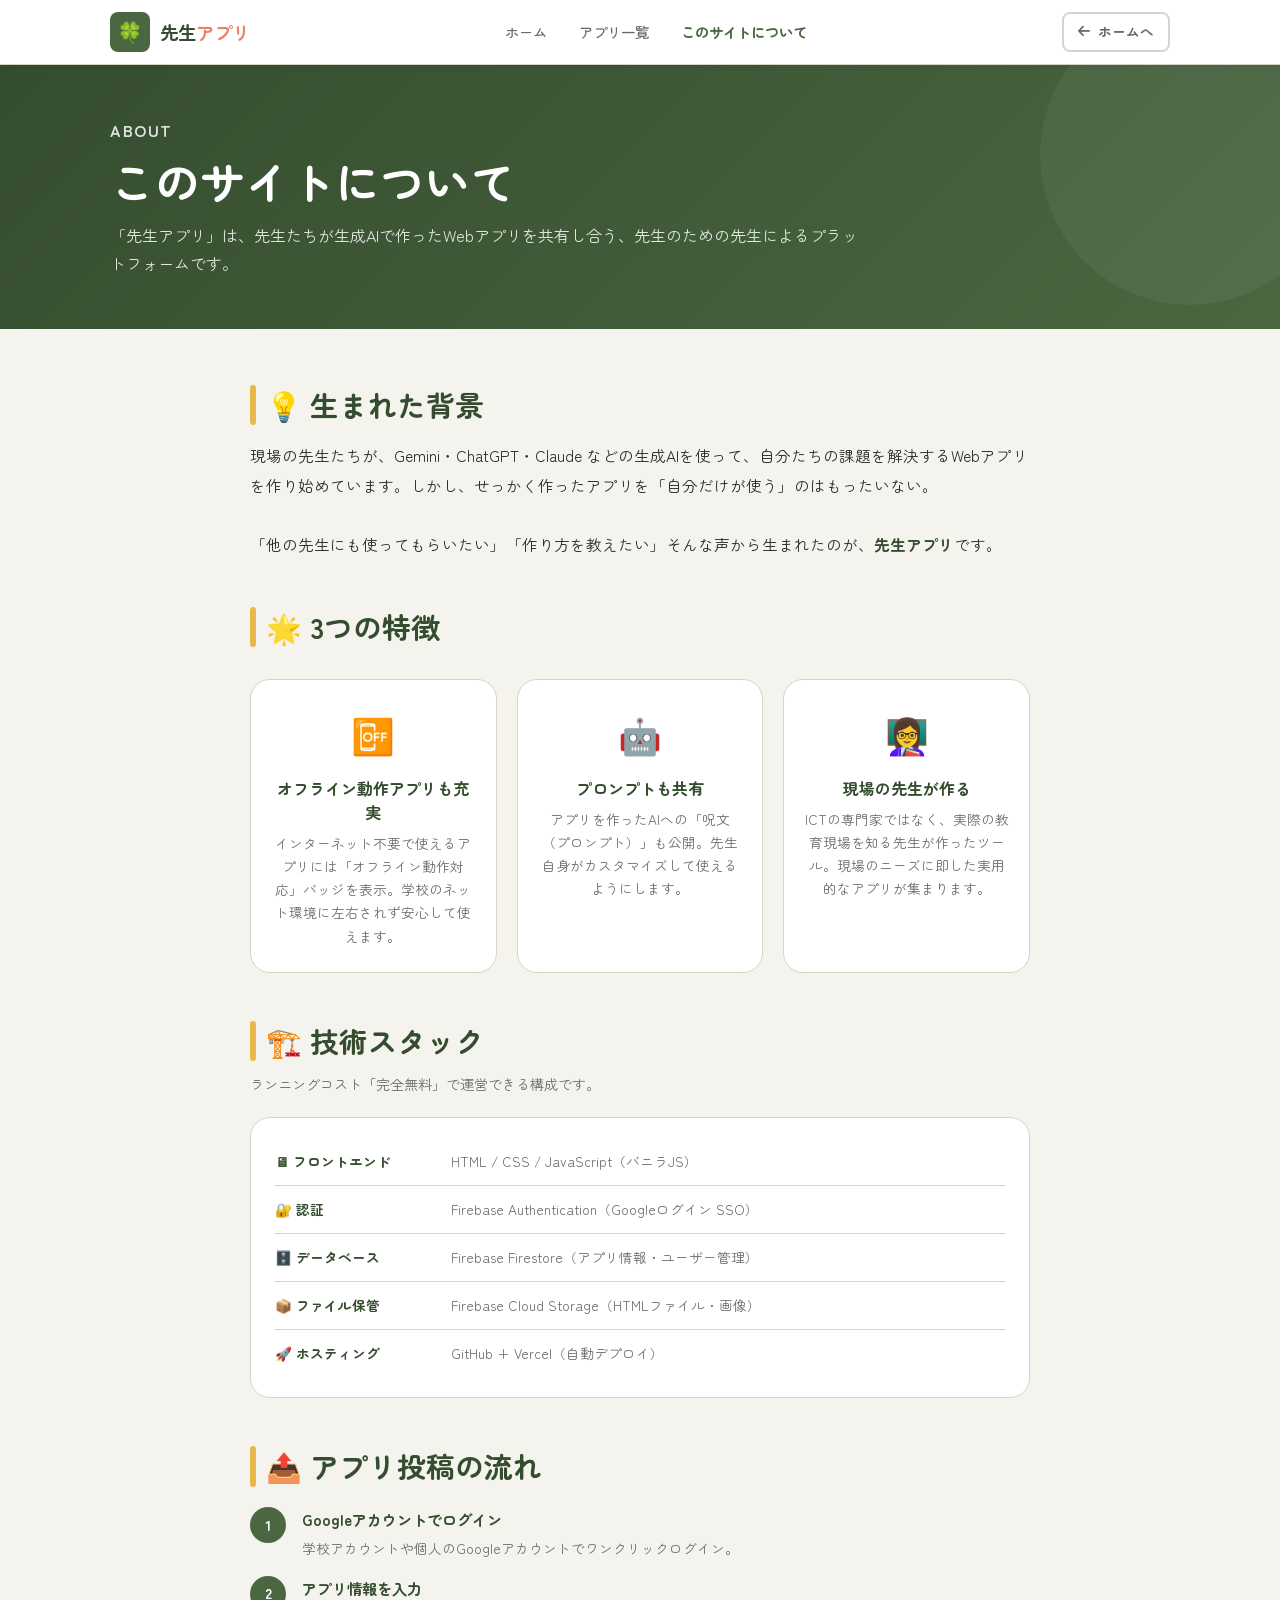
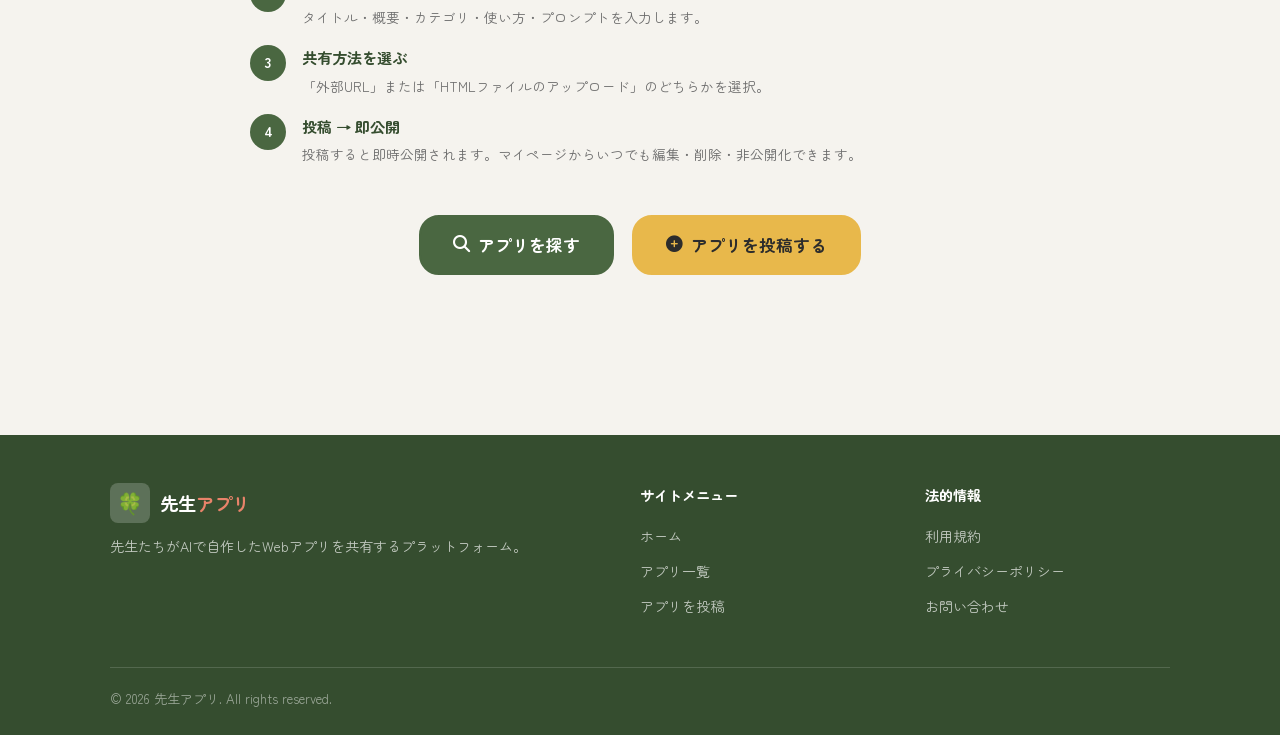
<file: about.html>
<!DOCTYPE html>
<html lang="ja">
<head>
  <meta charset="UTF-8">
  <meta name="viewport" content="width=device-width, initial-scale=1.0">

  <!-- ===== SEO 基本 ===== -->
  <title>このサイトについて ― 先生アプリ | 教師向けAIアプリ共有プラットフォーム</title>
  <meta name="description" content="先生アプリは、教師がAIで自作したWebアプリを共有するプラットフォームです。サイトのコンセプト・技術スタック・使い方・セキュリティポリシーをご説明します。">
  <meta name="robots" content="index, follow">
  <link rel="canonical" href="https://sensei-app-tau.vercel.app/about.html">

  <!-- ===== OGP ===== -->
  <meta property="og:type"        content="website">
  <meta property="og:url"         content="https://sensei-app-tau.vercel.app/about.html">
  <meta property="og:title"       content="このサイトについて ― 先生アプリ">
  <meta property="og:description" content="先生アプリのコンセプト・技術・使い方を紹介するページです。先生がAIで作った教育ツールを共有するプラットフォームです。">
  <meta property="og:site_name"   content="先生アプリ">
  <meta property="og:locale"      content="ja_JP">
  <meta property="og:image"       content="https://sensei-app-tau.vercel.app/images/ogp.svg">
  <meta property="og:image:width"  content="1200">
  <meta property="og:image:height" content="630">
  <meta property="og:image:alt"   content="先生アプリについて">

  <!-- ===== Twitter Card ===== -->
  <meta name="twitter:card"        content="summary_large_image">
  <meta name="twitter:title"       content="このサイトについて ― 先生アプリ">
  <meta name="twitter:description" content="先生アプリのコンセプト・技術・使い方を紹介するページです。先生がAIで作った教育ツールを共有するプラットフォームです。">
  <meta name="twitter:image"       content="https://sensei-app-tau.vercel.app/images/ogp.svg">
  <meta name="twitter:image:alt"   content="先生アプリについて">

  <!-- ===== 構造化データ（JSON-LD） ===== -->
  <script type="application/ld+json">
  {
    "@context": "https://schema.org",
    "@type": "AboutPage",
    "name": "このサイトについて - 先生アプリ",
    "description": "先生アプリのコンセプト・技術スタック・使い方を紹介するページ。",
    "url": "https://sensei-app-tau.vercel.app/about.html",
    "inLanguage": "ja",
    "isPartOf": {
      "@type": "WebSite",
      "name": "先生アプリ",
      "url": "https://sensei-app-tau.vercel.app/"
    }
  }
  </script>

  <link rel="preconnect" href="https://fonts.googleapis.com">
  <link href="https://fonts.googleapis.com/css2?family=Zen+Maru+Gothic:wght@400;500;700&family=Noto+Sans+JP:wght@400;500;700&display=swap" rel="stylesheet">
  <link rel="stylesheet" href="https://cdn.jsdelivr.net/npm/@fortawesome/fontawesome-free@6.5.0/css/all.min.css">
  <link rel="stylesheet" href="css/style.css">
  <style>
    .about-hero-inner { max-width: 760px; }
    .about-content { max-width: 820px; margin: 0 auto; padding: 56px 20px 80px; }
    .feature-grid { display: grid; grid-template-columns: repeat(auto-fill, minmax(240px, 1fr)); gap: 20px; margin: 32px 0; }
    .feature-card { background: var(--surface); border: 1.5px solid var(--border); border-radius: var(--radius-lg); padding: 24px 20px; text-align: center; }
    .feature-card__icon { font-size: 2.2rem; display: block; margin-bottom: 12px; }
    .feature-card h3 { font-size: 1rem; color: var(--moss-dark); margin-bottom: 8px; }
    .feature-card p { font-size: 0.85rem; color: var(--text-sub); line-height: 1.7; }
    .stack-row { display: flex; align-items: center; gap: 16px; padding: 12px 0; border-bottom: 1px solid var(--border); }
    .stack-row:last-child { border-bottom: none; }
    .stack-label { font-size: 0.85rem; font-weight: 700; color: var(--moss-dark); min-width: 160px; }
    .stack-desc { font-size: 0.85rem; color: var(--text-sub); }
    .flow-steps { display: flex; flex-direction: column; gap: 16px; margin: 20px 0; }
    .flow-step { display: flex; gap: 16px; align-items: flex-start; }
    .flow-step__num {
      width: 36px; height: 36px; border-radius: 50%; background: var(--moss); color: #fff;
      display: flex; align-items: center; justify-content: center;
      font-weight: 700; font-size: 0.9rem; flex-shrink: 0;
    }
    .flow-step__body h4 { font-size: 0.95rem; color: var(--moss-dark); margin-bottom: 4px; }
    .flow-step__body p  { font-size: 0.85rem; color: var(--text-sub); line-height: 1.7; }
  </style>
</head>
<body>

<a href="#main-content" class="skip-link">メインコンテンツへスキップ</a>

<header class="site-header">
  <div class="container">
    <a href="/" class="site-logo">
      <div class="site-logo__icon">🍀</div>
      <div class="site-logo__text">先生<span>アプリ</span></div>
    </a>
    <nav class="site-nav">
      <a href="/">ホーム</a>
      <a href="apps.html">アプリ一覧</a>
      <a href="about.html" style="color:var(--moss);font-weight:700;">このサイトについて</a>
    </nav>
    <div class="header-actions">
      <a href="/" class="btn btn--ghost btn--sm"><i class="fa fa-arrow-left"></i> ホームへ</a>
    </div>
  </div>
</header>

<div class="page-hero">
  <div class="container">
    <div class="about-hero-inner">
      <p class="page-hero__label">ABOUT</p>
      <h1>このサイトについて</h1>
      <p>「先生アプリ」は、先生たちが生成AIで作ったWebアプリを共有し合う、先生のための先生によるプラットフォームです。</p>
    </div>
  </div>
</div>

<main id="main-content">
  <div class="about-content">

    <section style="margin-bottom:48px;">
      <h2 class="section-title">💡 生まれた背景</h2>
      <p style="font-size:0.97rem;line-height:1.9;margin-top:16px;color:var(--text-main);">
        現場の先生たちが、Gemini・ChatGPT・Claude などの生成AIを使って、自分たちの課題を解決するWebアプリを作り始めています。しかし、せっかく作ったアプリを「自分だけが使う」のはもったいない。<br><br>
        「他の先生にも使ってもらいたい」「作り方を教えたい」そんな声から生まれたのが、<strong style="color:var(--moss-dark);">先生アプリ</strong>です。
      </p>
    </section>

    <section style="margin-bottom:48px;">
      <h2 class="section-title">🌟 3つの特徴</h2>
      <div class="feature-grid">
        <div class="feature-card">
          <span class="feature-card__icon">📴</span>
          <h3>オフライン動作アプリも充実</h3>
          <p>インターネット不要で使えるアプリには「オフライン動作対応」バッジを表示。学校のネット環境に左右されず安心して使えます。</p>
        </div>
        <div class="feature-card">
          <span class="feature-card__icon">🤖</span>
          <h3>プロンプトも共有</h3>
          <p>アプリを作ったAIへの「呪文（プロンプト）」も公開。先生自身がカスタマイズして使えるようにします。</p>
        </div>
        <div class="feature-card">
          <span class="feature-card__icon">👩‍🏫</span>
          <h3>現場の先生が作る</h3>
          <p>ICTの専門家ではなく、実際の教育現場を知る先生が作ったツール。現場のニーズに即した実用的なアプリが集まります。</p>
        </div>
      </div>
    </section>

    <section style="margin-bottom:48px;">
      <h2 class="section-title">🏗️ 技術スタック</h2>
      <p style="font-size:0.88rem;color:var(--text-sub);margin:12px 0 20px;">ランニングコスト「完全無料」で運営できる構成です。</p>
      <div style="background:var(--surface);border:1.5px solid var(--border);border-radius:var(--radius-lg);padding:20px 24px;">
        <div class="stack-row">
          <span class="stack-label">🖥 フロントエンド</span>
          <span class="stack-desc">HTML / CSS / JavaScript（バニラJS）</span>
        </div>
        <div class="stack-row">
          <span class="stack-label">🔐 認証</span>
          <span class="stack-desc">Firebase Authentication（Googleログイン SSO）</span>
        </div>
        <div class="stack-row">
          <span class="stack-label">🗄️ データベース</span>
          <span class="stack-desc">Firebase Firestore（アプリ情報・ユーザー管理）</span>
        </div>
        <div class="stack-row">
          <span class="stack-label">📦 ファイル保管</span>
          <span class="stack-desc">Firebase Cloud Storage（HTMLファイル・画像）</span>
        </div>
        <div class="stack-row">
          <span class="stack-label">🚀 ホスティング</span>
          <span class="stack-desc">GitHub + Vercel（自動デプロイ）</span>
        </div>
      </div>
    </section>

    <section style="margin-bottom:48px;">
      <h2 class="section-title">📤 アプリ投稿の流れ</h2>
      <div class="flow-steps">
        <div class="flow-step">
          <div class="flow-step__num">1</div>
          <div class="flow-step__body">
            <h4>Googleアカウントでログイン</h4>
            <p>学校アカウントや個人のGoogleアカウントでワンクリックログイン。</p>
          </div>
        </div>
        <div class="flow-step">
          <div class="flow-step__num">2</div>
          <div class="flow-step__body">
            <h4>アプリ情報を入力</h4>
            <p>タイトル・概要・カテゴリ・使い方・プロンプトを入力します。</p>
          </div>
        </div>
        <div class="flow-step">
          <div class="flow-step__num">3</div>
          <div class="flow-step__body">
            <h4>共有方法を選ぶ</h4>
            <p>「外部URL」または「HTMLファイルのアップロード」のどちらかを選択。</p>
          </div>
        </div>
        <div class="flow-step">
          <div class="flow-step__num">4</div>
          <div class="flow-step__body">
            <h4>投稿 → 即公開</h4>
            <p>投稿すると即時公開されます。マイページからいつでも編集・削除・非公開化できます。</p>
          </div>
        </div>
      </div>
    </section>

    <div style="text-align:center;">
      <a href="apps.html" class="btn btn--primary btn--lg"><i class="fa fa-magnifying-glass"></i> アプリを探す</a>
      <a href="submit.html" class="btn btn--mustard btn--lg" style="margin-left:14px;"><i class="fa fa-plus-circle"></i> アプリを投稿する</a>
    </div>
  </div>
</main>

<footer class="site-footer">
  <div class="container">
    <div class="footer-grid">
      <div class="footer-brand">
        <a href="/" class="site-logo">
          <div class="site-logo__icon" style="background:rgba(255,255,255,0.2);">🍀</div>
          <div class="site-logo__text">先生<span style="color:var(--salmon);">アプリ</span></div>
        </a>
        <p>先生たちがAIで自作したWebアプリを共有するプラットフォーム。</p>
      </div>
      <div class="footer-col">
        <h4>サイトメニュー</h4>
        <ul>
          <li><a href="/">ホーム</a></li>
          <li><a href="apps.html">アプリ一覧</a></li>
          <li><a href="submit.html">アプリを投稿</a></li>
        </ul>
      </div>
      <div class="footer-col">
        <h4>法的情報</h4>
        <ul>
          <li><a href="terms.html">利用規約</a></li>
          <li><a href="privacy.html">プライバシーポリシー</a></li>
          <li><a href="contact.html">お問い合わせ</a></li>
        </ul>
      </div>
    </div>
    <div class="footer-bottom">
      <p>© 2026 先生アプリ. All rights reserved.</p>
    </div>
  </div>
</footer>
</body>
</html>
</file>
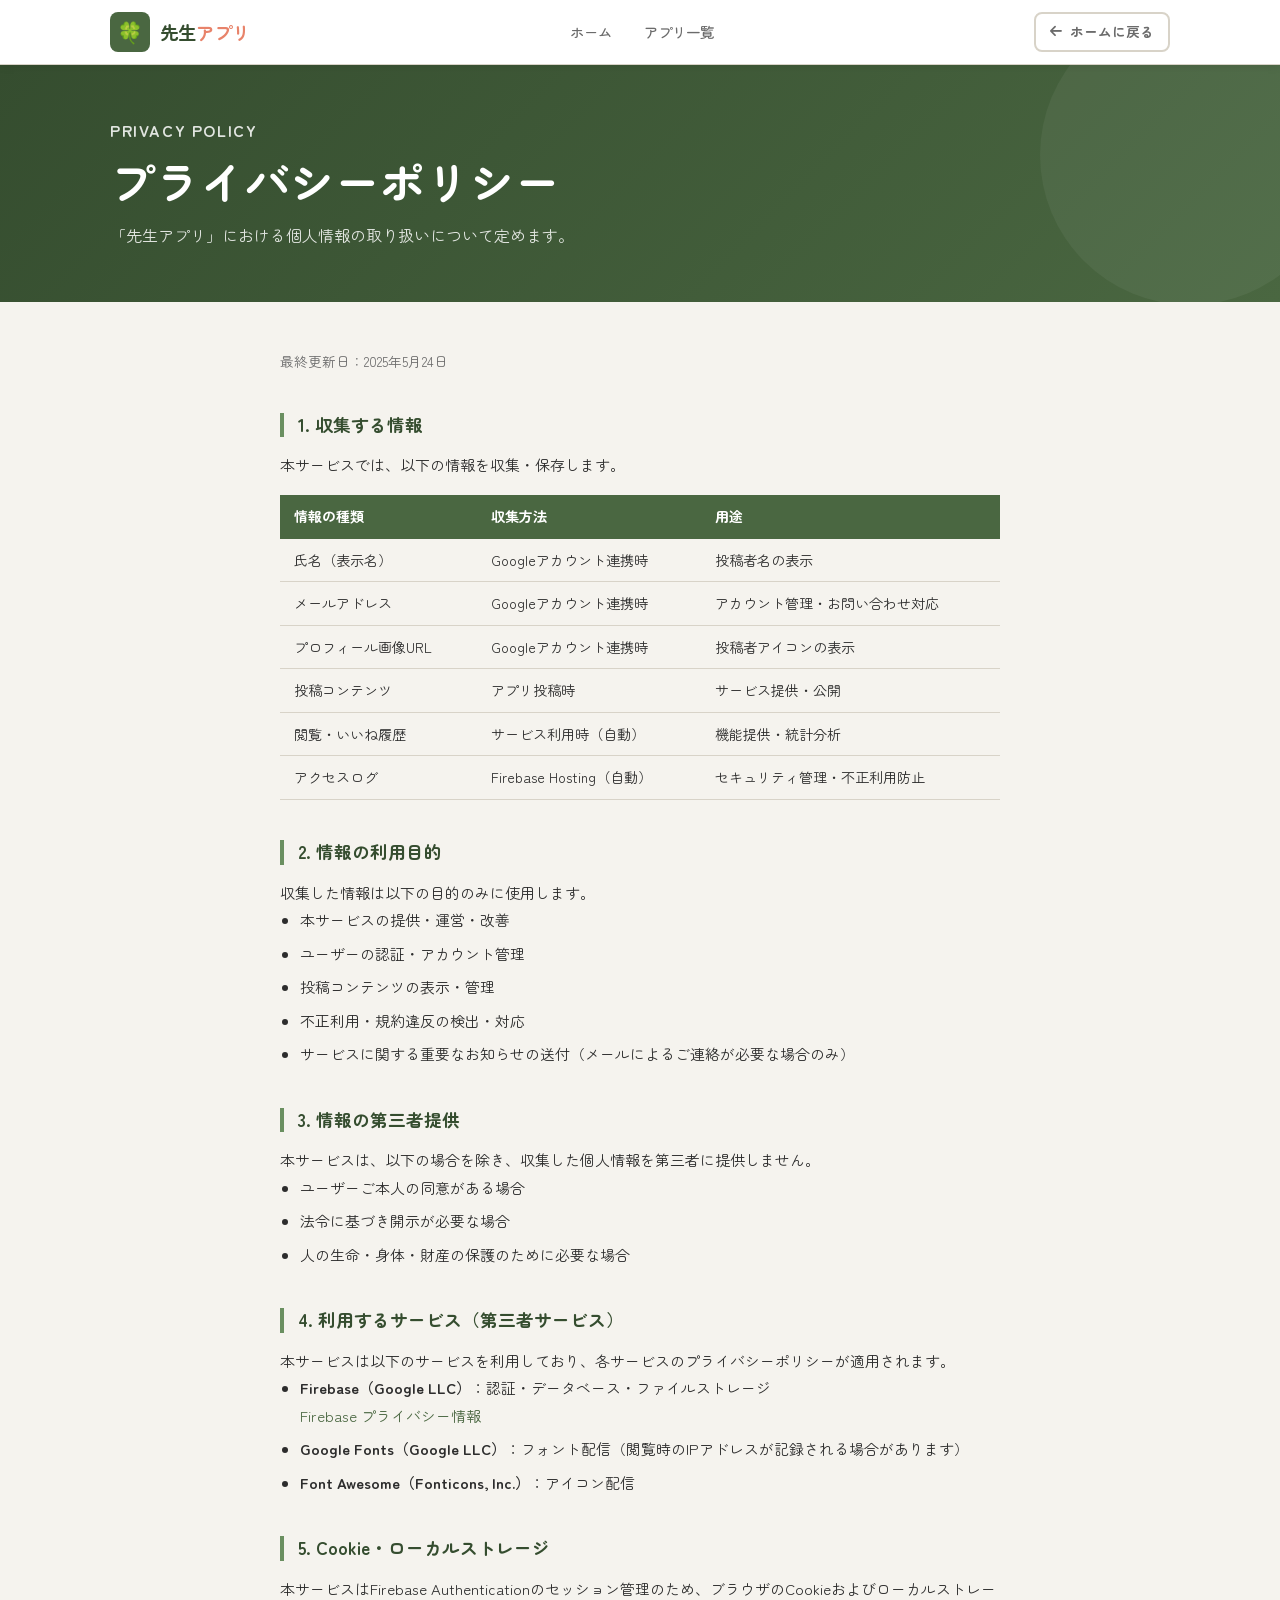
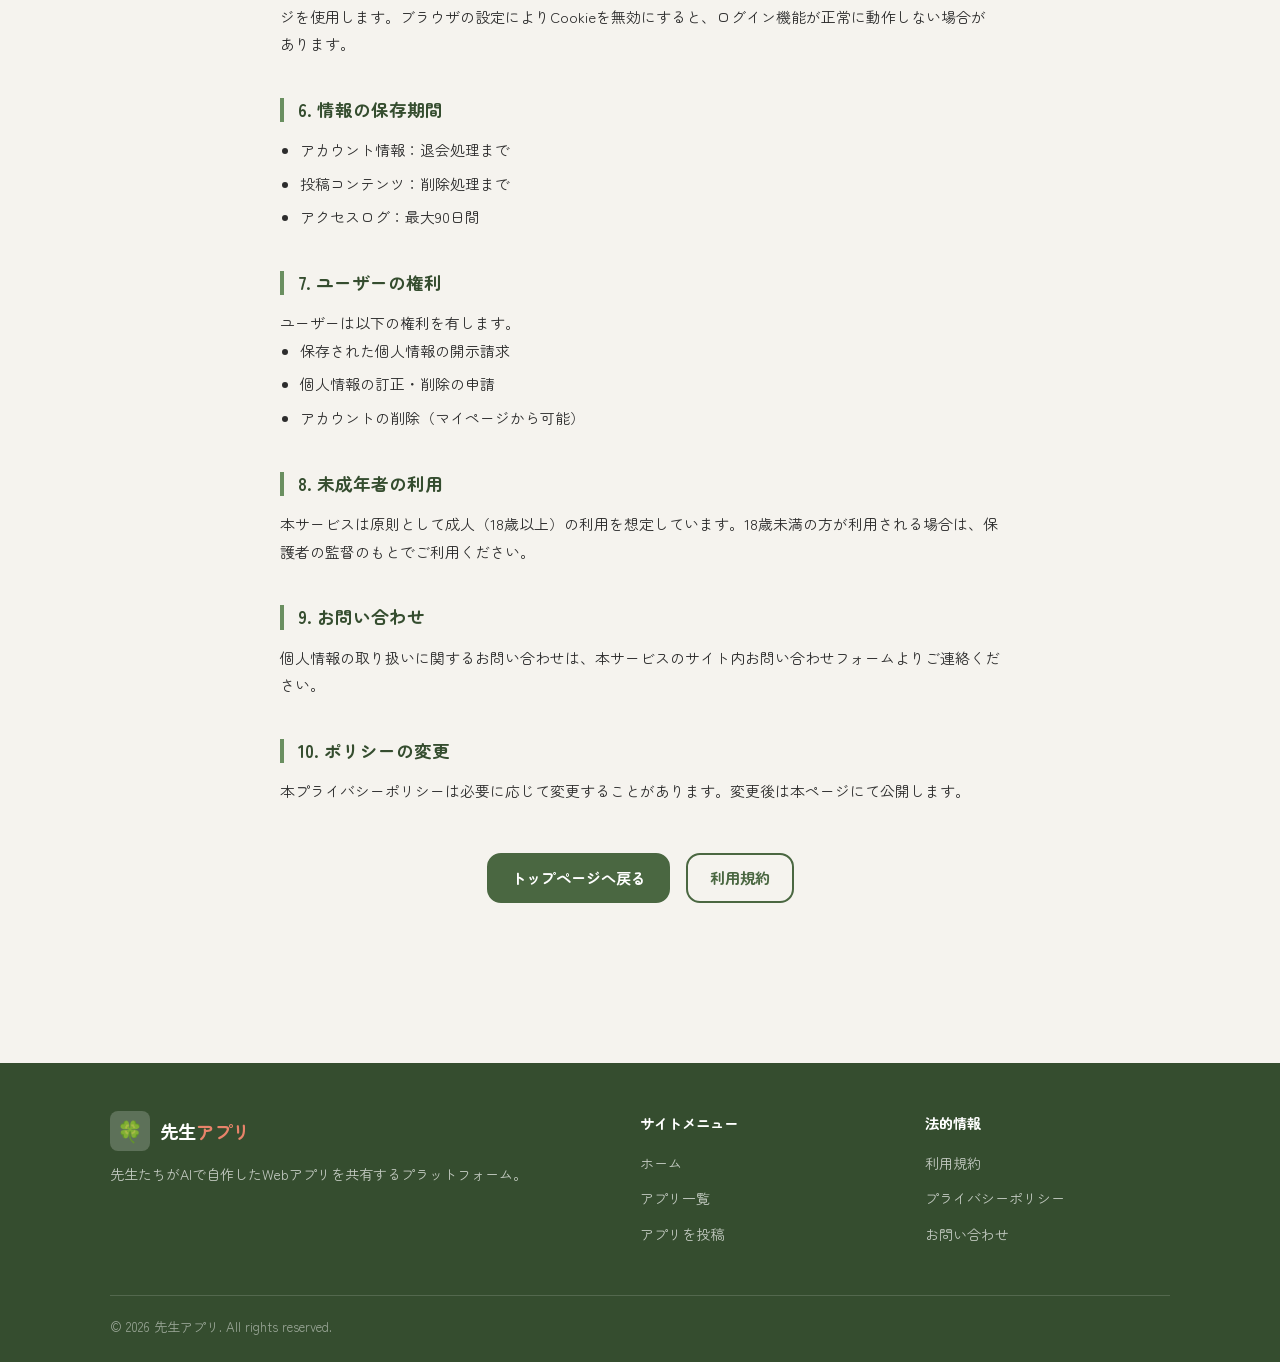
<file: privacy.html>
<!DOCTYPE html>
<html lang="ja">
<head>
  <meta charset="UTF-8">
  <meta name="viewport" content="width=device-width, initial-scale=1.0">

  <!-- ===== SEO 基本 ===== -->
  <title>プライバシーポリシー ― 先生アプリ</title>
  <meta name="description" content="先生アプリのプライバシーポリシーです。収集する個人情報・利用目的・第三者サービス（Firebase）・Cookieの利用について説明しています。">
  <meta name="robots" content="index, follow">
  <link rel="canonical" href="https://sensei-app-tau.vercel.app/privacy.html">

  <!-- ===== OGP ===== -->
  <meta property="og:type"        content="website">
  <meta property="og:url"         content="https://sensei-app-tau.vercel.app/privacy.html">
  <meta property="og:title"       content="プライバシーポリシー ― 先生アプリ">
  <meta property="og:description" content="先生アプリのプライバシーポリシーです。収集する個人情報・利用目的・第三者サービス（Firebase）・Cookieの利用について説明しています。">
  <meta property="og:site_name"   content="先生アプリ">
  <meta property="og:locale"      content="ja_JP">
  <meta property="og:image"       content="https://sensei-app-tau.vercel.app/images/ogp.svg">
  <meta property="og:image:width"  content="1200">
  <meta property="og:image:height" content="630">
  <meta property="og:image:alt"   content="先生アプリ ― プライバシーポリシー">

  <!-- ===== Twitter Card ===== -->
  <meta name="twitter:card"      content="summary_large_image">
  <meta name="twitter:title"     content="プライバシーポリシー ― 先生アプリ">
  <meta name="twitter:image"     content="https://sensei-app-tau.vercel.app/images/ogp.svg">
  <meta name="twitter:image:alt" content="先生アプリ ― プライバシーポリシー">

  <link rel="preconnect" href="https://fonts.googleapis.com">
  <link href="https://fonts.googleapis.com/css2?family=Zen+Maru+Gothic:wght@400;500;700&family=Noto+Sans+JP:wght@400;500;700&display=swap" rel="stylesheet">
  <link rel="stylesheet" href="https://cdn.jsdelivr.net/npm/@fortawesome/fontawesome-free@6.5.0/css/all.min.css">
  <link rel="stylesheet" href="css/style.css">
  <style>
    .legal-content { max-width: 760px; margin: 0 auto; padding: 48px 20px 80px; }
    .legal-meta { font-size: 0.85rem; color: var(--text-sub); margin-bottom: 40px; }
    .legal-section { margin-bottom: 40px; }
    .legal-section h2 {
      font-size: 1.1rem; font-weight: 700; color: var(--moss-dark);
      margin-bottom: 14px; padding-left: 14px;
      border-left: 4px solid var(--moss-light);
    }
    .legal-section p, .legal-section li {
      font-size: 0.93rem; line-height: 1.85; color: var(--text-main);
    }
    .legal-section ul { padding-left: 20px; list-style: disc; }
    .legal-section ul li { margin-bottom: 6px; }
    .data-table {
      width: 100%; border-collapse: collapse; margin: 16px 0;
      font-size: 0.88rem;
    }
    .data-table th {
      background: var(--moss); color: #fff;
      padding: 10px 14px; text-align: left; font-weight: 600;
    }
    .data-table td {
      padding: 10px 14px; border-bottom: 1px solid var(--border);
      vertical-align: top; line-height: 1.6;
    }
    .data-table tr:nth-child(even) td { background: var(--bg); }
  </style>
</head>
<body>

<a href="#main-content" class="skip-link">メインコンテンツへスキップ</a>

<header class="site-header">
  <div class="container">
    <a href="/" class="site-logo">
      <div class="site-logo__icon">🍀</div>
      <div class="site-logo__text">先生<span>アプリ</span></div>
    </a>
    <nav class="site-nav">
      <a href="/">ホーム</a>
      <a href="apps.html">アプリ一覧</a>
    </nav>
    <div class="header-actions">
      <a href="/" class="btn btn--ghost btn--sm"><i class="fa fa-arrow-left"></i> ホームに戻る</a>
    </div>
  </div>
</header>

<div class="page-hero">
  <div class="container">
    <p class="page-hero__label">PRIVACY POLICY</p>
    <h1>プライバシーポリシー</h1>
    <p>「先生アプリ」における個人情報の取り扱いについて定めます。</p>
  </div>
</div>

<main id="main-content">
  <div class="legal-content">
    <p class="legal-meta">最終更新日：2025年5月24日</p>

    <section class="legal-section">
      <h2>1. 収集する情報</h2>
      <p>本サービスでは、以下の情報を収集・保存します。</p>
      <table class="data-table" aria-label="収集情報一覧">
        <thead>
          <tr><th>情報の種類</th><th>収集方法</th><th>用途</th></tr>
        </thead>
        <tbody>
          <tr>
            <td>氏名（表示名）</td>
            <td>Googleアカウント連携時</td>
            <td>投稿者名の表示</td>
          </tr>
          <tr>
            <td>メールアドレス</td>
            <td>Googleアカウント連携時</td>
            <td>アカウント管理・お問い合わせ対応</td>
          </tr>
          <tr>
            <td>プロフィール画像URL</td>
            <td>Googleアカウント連携時</td>
            <td>投稿者アイコンの表示</td>
          </tr>
          <tr>
            <td>投稿コンテンツ</td>
            <td>アプリ投稿時</td>
            <td>サービス提供・公開</td>
          </tr>
          <tr>
            <td>閲覧・いいね履歴</td>
            <td>サービス利用時（自動）</td>
            <td>機能提供・統計分析</td>
          </tr>
          <tr>
            <td>アクセスログ</td>
            <td>Firebase Hosting（自動）</td>
            <td>セキュリティ管理・不正利用防止</td>
          </tr>
        </tbody>
      </table>
    </section>

    <section class="legal-section">
      <h2>2. 情報の利用目的</h2>
      <p>収集した情報は以下の目的のみに使用します。</p>
      <ul>
        <li>本サービスの提供・運営・改善</li>
        <li>ユーザーの認証・アカウント管理</li>
        <li>投稿コンテンツの表示・管理</li>
        <li>不正利用・規約違反の検出・対応</li>
        <li>サービスに関する重要なお知らせの送付（メールによるご連絡が必要な場合のみ）</li>
      </ul>
    </section>

    <section class="legal-section">
      <h2>3. 情報の第三者提供</h2>
      <p>本サービスは、以下の場合を除き、収集した個人情報を第三者に提供しません。</p>
      <ul>
        <li>ユーザーご本人の同意がある場合</li>
        <li>法令に基づき開示が必要な場合</li>
        <li>人の生命・身体・財産の保護のために必要な場合</li>
      </ul>
    </section>

    <section class="legal-section">
      <h2>4. 利用するサービス（第三者サービス）</h2>
      <p>本サービスは以下のサービスを利用しており、各サービスのプライバシーポリシーが適用されます。</p>
      <ul>
        <li>
          <strong>Firebase（Google LLC）</strong>：認証・データベース・ファイルストレージ<br>
          <a href="https://firebase.google.com/support/privacy" target="_blank" rel="noopener" style="color:var(--moss);">Firebase プライバシー情報</a>
        </li>
        <li>
          <strong>Google Fonts（Google LLC）</strong>：フォント配信（閲覧時のIPアドレスが記録される場合があります）
        </li>
        <li>
          <strong>Font Awesome（Fonticons, Inc.）</strong>：アイコン配信
        </li>
      </ul>
    </section>

    <section class="legal-section">
      <h2>5. Cookie・ローカルストレージ</h2>
      <p>本サービスはFirebase Authenticationのセッション管理のため、ブラウザのCookieおよびローカルストレージを使用します。ブラウザの設定によりCookieを無効にすると、ログイン機能が正常に動作しない場合があります。</p>
    </section>

    <section class="legal-section">
      <h2>6. 情報の保存期間</h2>
      <ul>
        <li>アカウント情報：退会処理まで</li>
        <li>投稿コンテンツ：削除処理まで</li>
        <li>アクセスログ：最大90日間</li>
      </ul>
    </section>

    <section class="legal-section">
      <h2>7. ユーザーの権利</h2>
      <p>ユーザーは以下の権利を有します。</p>
      <ul>
        <li>保存された個人情報の開示請求</li>
        <li>個人情報の訂正・削除の申請</li>
        <li>アカウントの削除（マイページから可能）</li>
      </ul>
    </section>

    <section class="legal-section">
      <h2>8. 未成年者の利用</h2>
      <p>本サービスは原則として成人（18歳以上）の利用を想定しています。18歳未満の方が利用される場合は、保護者の監督のもとでご利用ください。</p>
    </section>

    <section class="legal-section">
      <h2>9. お問い合わせ</h2>
      <p>個人情報の取り扱いに関するお問い合わせは、本サービスのサイト内お問い合わせフォームよりご連絡ください。</p>
    </section>

    <section class="legal-section">
      <h2>10. ポリシーの変更</h2>
      <p>本プライバシーポリシーは必要に応じて変更することがあります。変更後は本ページにて公開します。</p>
    </section>

    <div style="text-align:center;margin-top:48px;">
      <a href="/" class="btn btn--primary">トップページへ戻る</a>
      <a href="terms.html" class="btn btn--secondary" style="margin-left:12px;">利用規約</a>
    </div>
  </div>
</main>

<footer class="site-footer">
  <div class="container">
    <div class="footer-grid">
      <div class="footer-brand">
        <a href="/" class="site-logo">
          <div class="site-logo__icon" style="background:rgba(255,255,255,0.2);">🍀</div>
          <div class="site-logo__text">先生<span style="color:var(--salmon);">アプリ</span></div>
        </a>
        <p>先生たちがAIで自作したWebアプリを共有するプラットフォーム。</p>
      </div>
      <div class="footer-col">
        <h4>サイトメニュー</h4>
        <ul>
          <li><a href="/">ホーム</a></li>
          <li><a href="apps.html">アプリ一覧</a></li>
          <li><a href="submit.html">アプリを投稿</a></li>
        </ul>
      </div>
      <div class="footer-col">
        <h4>法的情報</h4>
        <ul>
          <li><a href="terms.html">利用規約</a></li>
          <li><a href="privacy.html">プライバシーポリシー</a></li>
          <li><a href="contact.html">お問い合わせ</a></li>
        </ul>
      </div>
    </div>
    <div class="footer-bottom">
      <p>© 2026 先生アプリ. All rights reserved.</p>
    </div>
  </div>
</footer>
</body>
</html>
</file>
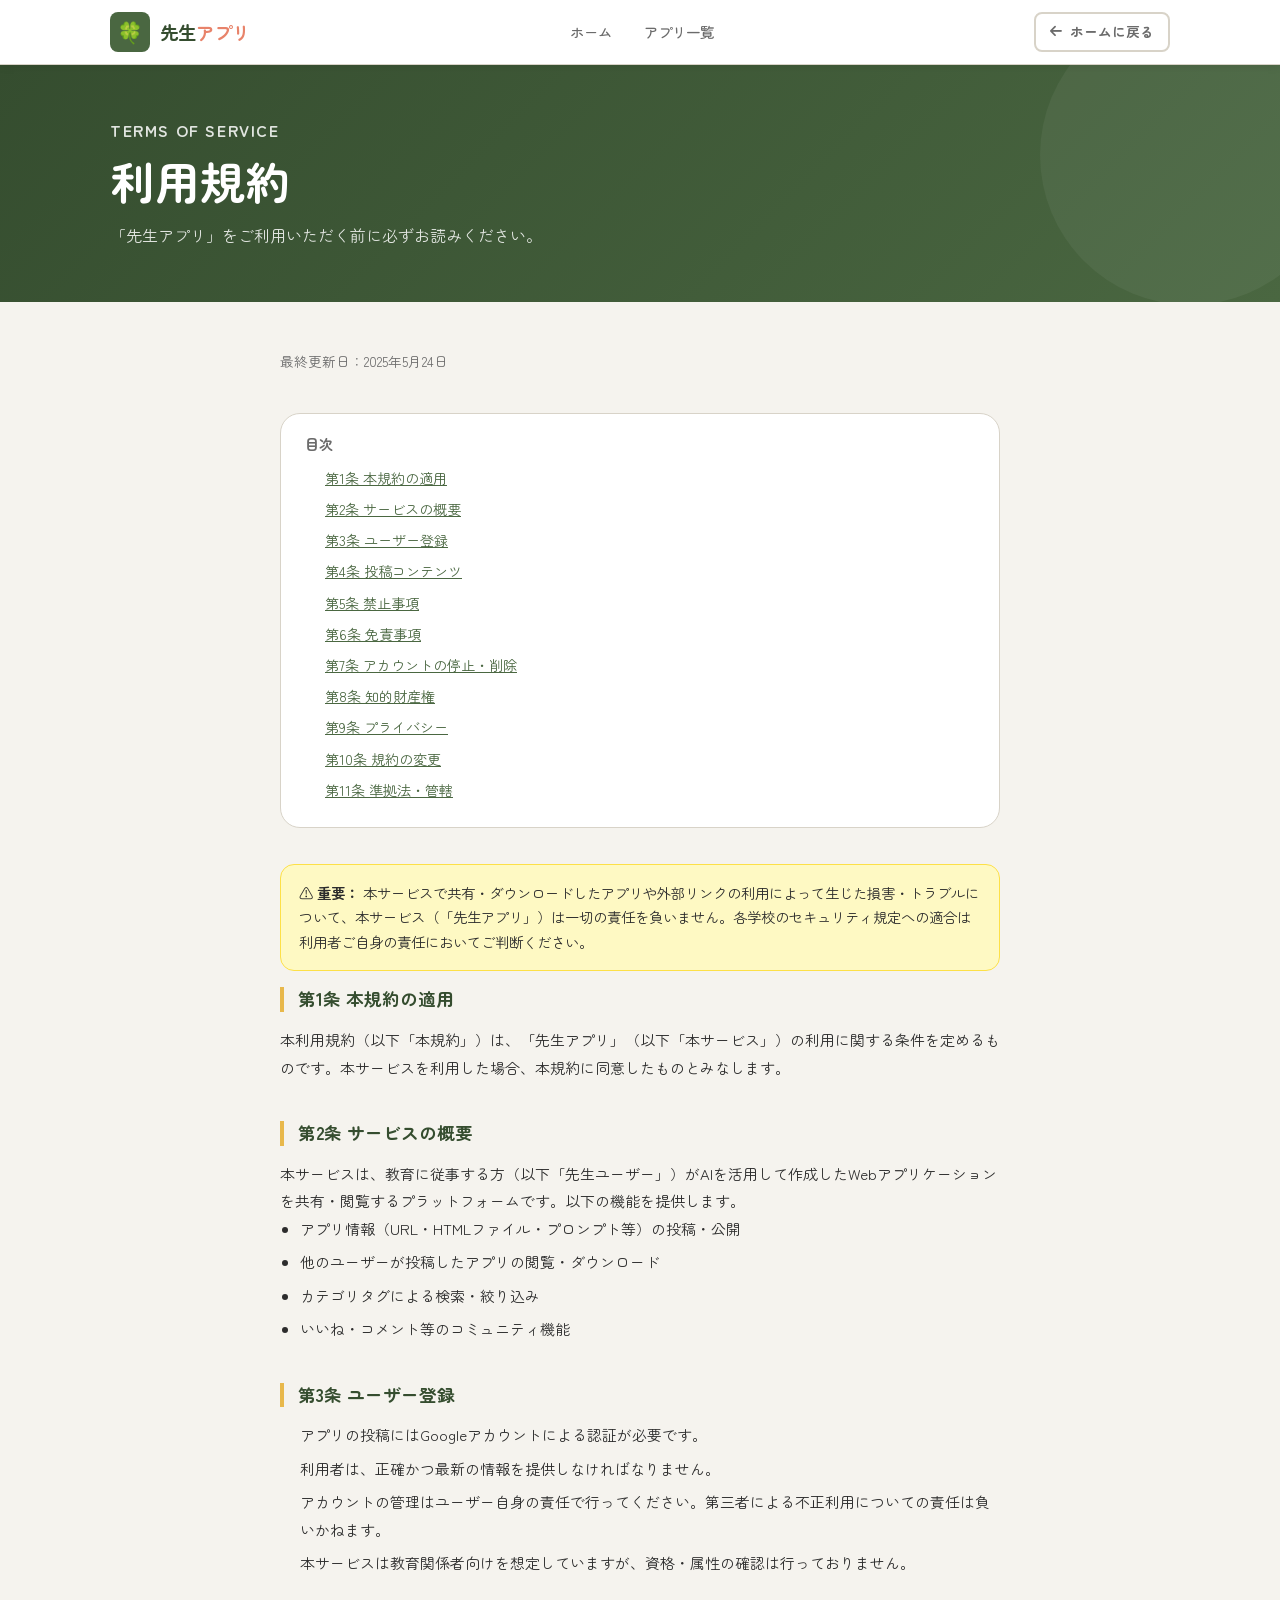
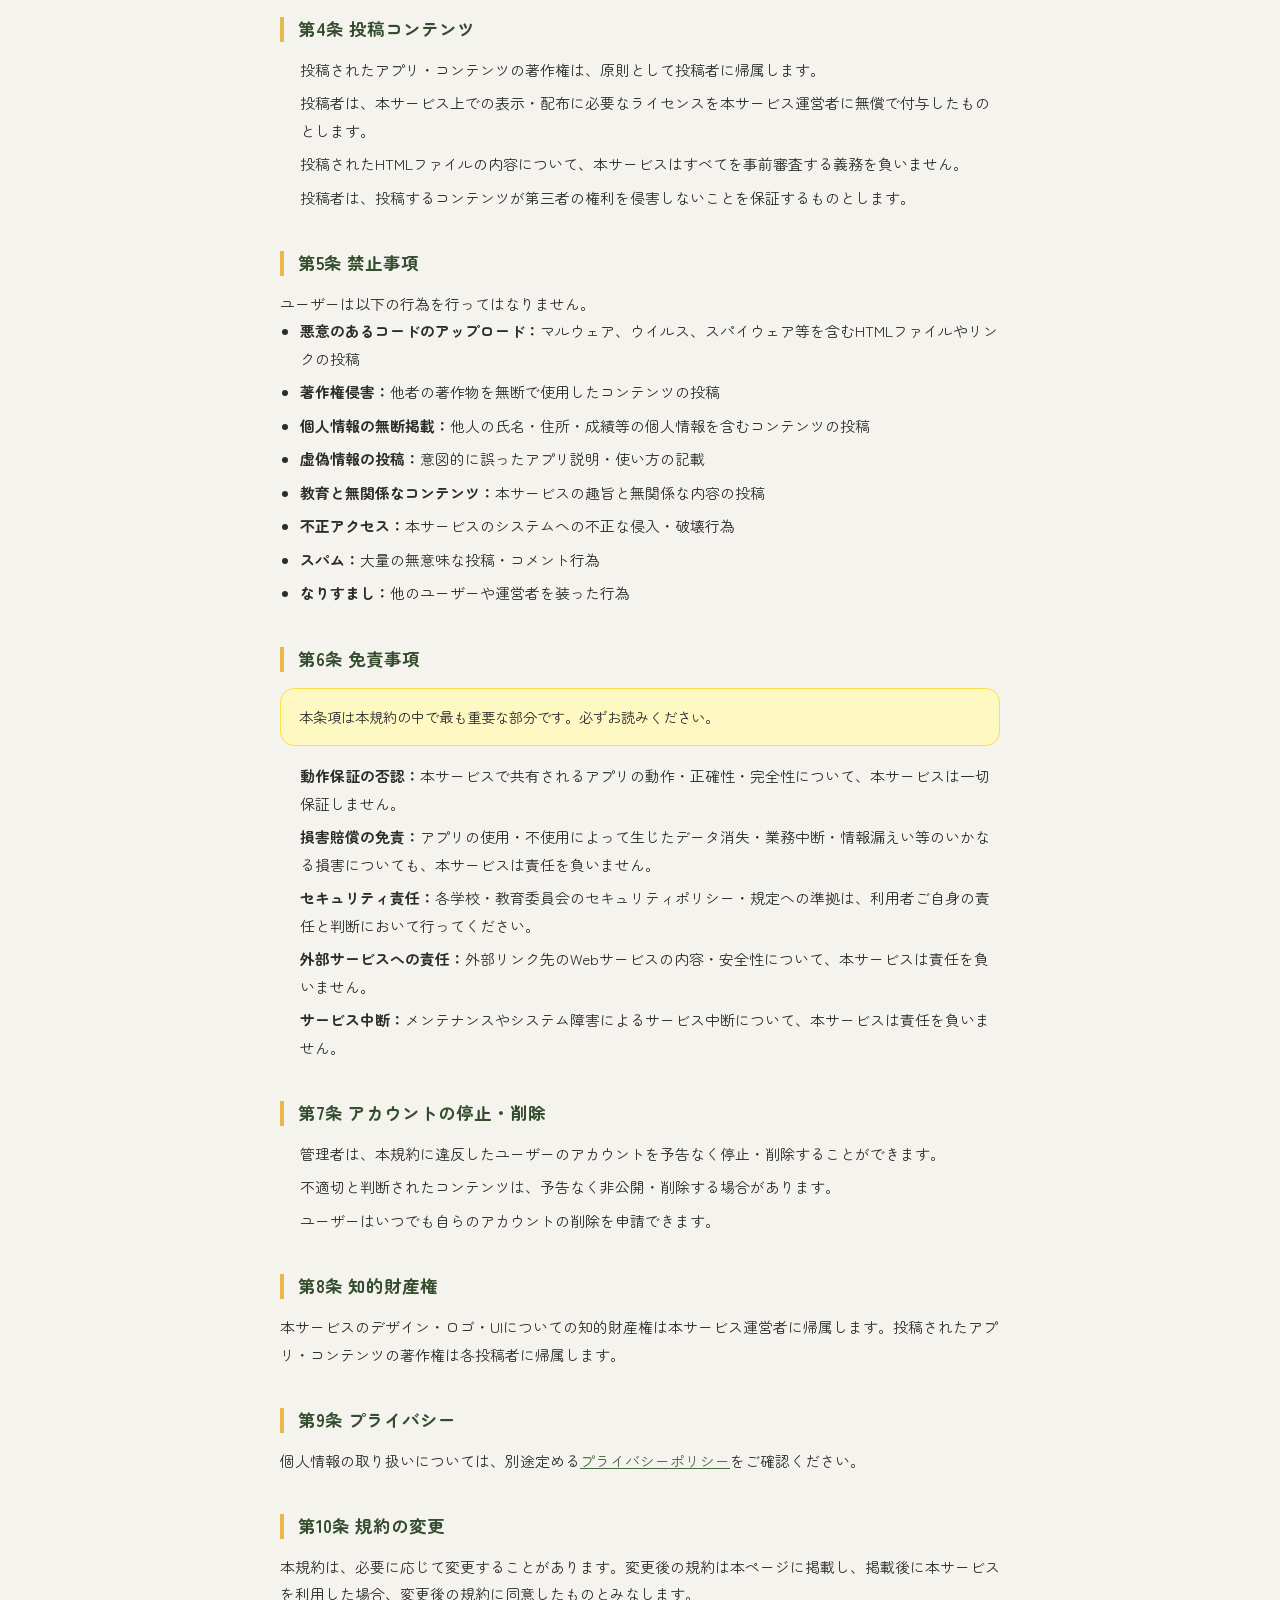
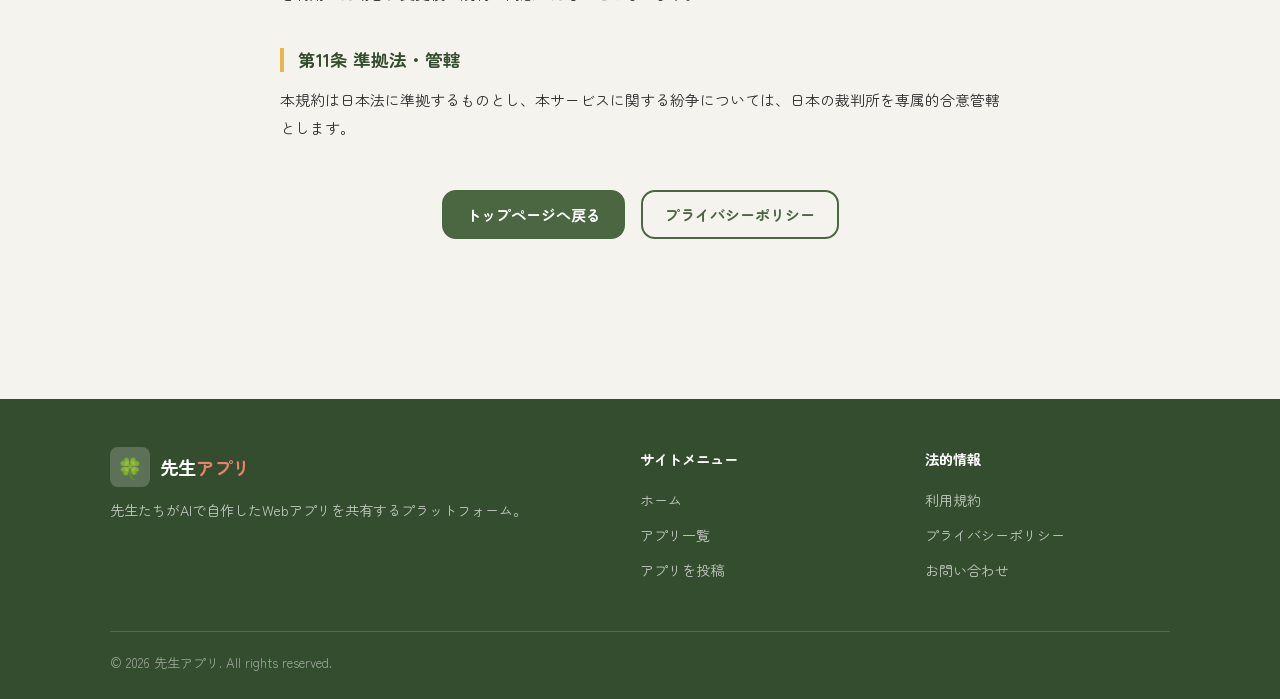
<file: terms.html>
<!DOCTYPE html>
<html lang="ja">
<head>
  <meta charset="UTF-8">
  <meta name="viewport" content="width=device-width, initial-scale=1.0">

  <!-- ===== SEO 基本 ===== -->
  <title>利用規約 ― 先生アプリ</title>
  <meta name="description" content="先生アプリの利用規約です。アプリ投稿ルール・禁止事項・免責事項・著作権などについて定めています。">
  <meta name="robots" content="index, follow">
  <link rel="canonical" href="https://sensei-app-tau.vercel.app/terms.html">

  <!-- ===== OGP ===== -->
  <meta property="og:type"        content="website">
  <meta property="og:url"         content="https://sensei-app-tau.vercel.app/terms.html">
  <meta property="og:title"       content="利用規約 ― 先生アプリ">
  <meta property="og:description" content="先生アプリの利用規約です。アプリ投稿ルール・禁止事項・免責事項・著作権などについて定めています。">
  <meta property="og:site_name"   content="先生アプリ">
  <meta property="og:locale"      content="ja_JP">
  <meta property="og:image"       content="https://sensei-app-tau.vercel.app/images/ogp.svg">
  <meta property="og:image:width"  content="1200">
  <meta property="og:image:height" content="630">
  <meta property="og:image:alt"   content="先生アプリ ― 利用規約">

  <!-- ===== Twitter Card ===== -->
  <meta name="twitter:card"      content="summary_large_image">
  <meta name="twitter:title"     content="利用規約 ― 先生アプリ">
  <meta name="twitter:image"     content="https://sensei-app-tau.vercel.app/images/ogp.svg">
  <meta name="twitter:image:alt" content="先生アプリ ― 利用規約">

  <link rel="preconnect" href="https://fonts.googleapis.com">
  <link href="https://fonts.googleapis.com/css2?family=Zen+Maru+Gothic:wght@400;500;700&family=Noto+Sans+JP:wght@400;500;700&display=swap" rel="stylesheet">
  <link rel="stylesheet" href="https://cdn.jsdelivr.net/npm/@fortawesome/fontawesome-free@6.5.0/css/all.min.css">
  <link rel="stylesheet" href="css/style.css">
  <style>
    .legal-content { max-width: 760px; margin: 0 auto; padding: 48px 20px 80px; }
    .legal-content h1 { margin-bottom: 8px; }
    .legal-meta { font-size: 0.85rem; color: var(--text-sub); margin-bottom: 40px; }
    .legal-section { margin-bottom: 40px; }
    .legal-section h2 {
      font-size: 1.1rem; font-weight: 700; color: var(--moss-dark);
      margin-bottom: 14px; padding-left: 14px;
      border-left: 4px solid var(--mustard);
    }
    .legal-section p, .legal-section li {
      font-size: 0.93rem; line-height: 1.85; color: var(--text-main);
    }
    .legal-section ul { padding-left: 20px; list-style: disc; }
    .legal-section ul li { margin-bottom: 6px; }
    .legal-section ol { padding-left: 20px; }
    .legal-section ol li { margin-bottom: 6px; }
    .important-box {
      background: #FEF9C3; border: 1.5px solid #FDE047;
      border-radius: var(--radius-md); padding: 16px 18px;
      margin: 16px 0; font-size: 0.9rem; line-height: 1.7;
    }
    .toc-card {
      background: var(--surface); border: 1.5px solid var(--border);
      border-radius: var(--radius-lg); padding: 20px 24px;
      margin-bottom: 36px;
    }
    .toc-card h2 { font-size: 0.9rem; font-weight: 700; color: var(--text-sub); margin-bottom: 10px; }
    .toc-card ol { padding-left: 20px; }
    .toc-card ol li { margin-bottom: 4px; }
    .toc-card ol li a { color: var(--moss); font-size: 0.88rem; text-decoration: underline; }
  </style>
</head>
<body>

<a href="#main-content" class="skip-link">メインコンテンツへスキップ</a>

<header class="site-header">
  <div class="container">
    <a href="/" class="site-logo">
      <div class="site-logo__icon">🍀</div>
      <div class="site-logo__text">先生<span>アプリ</span></div>
    </a>
    <nav class="site-nav">
      <a href="/">ホーム</a>
      <a href="apps.html">アプリ一覧</a>
    </nav>
    <div class="header-actions">
      <a href="/" class="btn btn--ghost btn--sm"><i class="fa fa-arrow-left"></i> ホームに戻る</a>
    </div>
  </div>
</header>

<div class="page-hero">
  <div class="container">
    <p class="page-hero__label">TERMS OF SERVICE</p>
    <h1>利用規約</h1>
    <p>「先生アプリ」をご利用いただく前に必ずお読みください。</p>
  </div>
</div>

<main id="main-content">
  <div class="legal-content">
    <p class="legal-meta">最終更新日：2025年5月24日</p>

    <div class="toc-card">
      <h2>目次</h2>
      <ol>
        <li><a href="#article1">第1条 本規約の適用</a></li>
        <li><a href="#article2">第2条 サービスの概要</a></li>
        <li><a href="#article3">第3条 ユーザー登録</a></li>
        <li><a href="#article4">第4条 投稿コンテンツ</a></li>
        <li><a href="#article5">第5条 禁止事項</a></li>
        <li><a href="#article6">第6条 免責事項</a></li>
        <li><a href="#article7">第7条 アカウントの停止・削除</a></li>
        <li><a href="#article8">第8条 知的財産権</a></li>
        <li><a href="#article9">第9条 プライバシー</a></li>
        <li><a href="#article10">第10条 規約の変更</a></li>
        <li><a href="#article11">第11条 準拠法・管轄</a></li>
      </ol>
    </div>

    <div class="important-box">
      ⚠️ <strong>重要：</strong>
      本サービスで共有・ダウンロードしたアプリや外部リンクの利用によって生じた損害・トラブルについて、本サービス（「先生アプリ」）は一切の責任を負いません。各学校のセキュリティ規定への適合は利用者ご自身の責任においてご判断ください。
    </div>

    <section class="legal-section" id="article1">
      <h2>第1条 本規約の適用</h2>
      <p>本利用規約（以下「本規約」）は、「先生アプリ」（以下「本サービス」）の利用に関する条件を定めるものです。本サービスを利用した場合、本規約に同意したものとみなします。</p>
    </section>

    <section class="legal-section" id="article2">
      <h2>第2条 サービスの概要</h2>
      <p>本サービスは、教育に従事する方（以下「先生ユーザー」）がAIを活用して作成したWebアプリケーションを共有・閲覧するプラットフォームです。以下の機能を提供します。</p>
      <ul>
        <li>アプリ情報（URL・HTMLファイル・プロンプト等）の投稿・公開</li>
        <li>他のユーザーが投稿したアプリの閲覧・ダウンロード</li>
        <li>カテゴリタグによる検索・絞り込み</li>
        <li>いいね・コメント等のコミュニティ機能</li>
      </ul>
    </section>

    <section class="legal-section" id="article3">
      <h2>第3条 ユーザー登録</h2>
      <ol>
        <li>アプリの投稿にはGoogleアカウントによる認証が必要です。</li>
        <li>利用者は、正確かつ最新の情報を提供しなければなりません。</li>
        <li>アカウントの管理はユーザー自身の責任で行ってください。第三者による不正利用についての責任は負いかねます。</li>
        <li>本サービスは教育関係者向けを想定していますが、資格・属性の確認は行っておりません。</li>
      </ol>
    </section>

    <section class="legal-section" id="article4">
      <h2>第4条 投稿コンテンツ</h2>
      <ol>
        <li>投稿されたアプリ・コンテンツの著作権は、原則として投稿者に帰属します。</li>
        <li>投稿者は、本サービス上での表示・配布に必要なライセンスを本サービス運営者に無償で付与したものとします。</li>
        <li>投稿されたHTMLファイルの内容について、本サービスはすべてを事前審査する義務を負いません。</li>
        <li>投稿者は、投稿するコンテンツが第三者の権利を侵害しないことを保証するものとします。</li>
      </ol>
    </section>

    <section class="legal-section" id="article5">
      <h2>第5条 禁止事項</h2>
      <p>ユーザーは以下の行為を行ってはなりません。</p>
      <ul>
        <li><strong>悪意のあるコードのアップロード：</strong>マルウェア、ウイルス、スパイウェア等を含むHTMLファイルやリンクの投稿</li>
        <li><strong>著作権侵害：</strong>他者の著作物を無断で使用したコンテンツの投稿</li>
        <li><strong>個人情報の無断掲載：</strong>他人の氏名・住所・成績等の個人情報を含むコンテンツの投稿</li>
        <li><strong>虚偽情報の投稿：</strong>意図的に誤ったアプリ説明・使い方の記載</li>
        <li><strong>教育と無関係なコンテンツ：</strong>本サービスの趣旨と無関係な内容の投稿</li>
        <li><strong>不正アクセス：</strong>本サービスのシステムへの不正な侵入・破壊行為</li>
        <li><strong>スパム：</strong>大量の無意味な投稿・コメント行為</li>
        <li><strong>なりすまし：</strong>他のユーザーや運営者を装った行為</li>
      </ul>
    </section>

    <section class="legal-section" id="article6">
      <h2>第6条 免責事項</h2>
      <div class="important-box">
        本条項は本規約の中で最も重要な部分です。必ずお読みください。
      </div>
      <ol>
        <li><strong>動作保証の否認：</strong>本サービスで共有されるアプリの動作・正確性・完全性について、本サービスは一切保証しません。</li>
        <li><strong>損害賠償の免責：</strong>アプリの使用・不使用によって生じたデータ消失・業務中断・情報漏えい等のいかなる損害についても、本サービスは責任を負いません。</li>
        <li><strong>セキュリティ責任：</strong>各学校・教育委員会のセキュリティポリシー・規定への準拠は、利用者ご自身の責任と判断において行ってください。</li>
        <li><strong>外部サービスへの責任：</strong>外部リンク先のWebサービスの内容・安全性について、本サービスは責任を負いません。</li>
        <li><strong>サービス中断：</strong>メンテナンスやシステム障害によるサービス中断について、本サービスは責任を負いません。</li>
      </ol>
    </section>

    <section class="legal-section" id="article7">
      <h2>第7条 アカウントの停止・削除</h2>
      <ol>
        <li>管理者は、本規約に違反したユーザーのアカウントを予告なく停止・削除することができます。</li>
        <li>不適切と判断されたコンテンツは、予告なく非公開・削除する場合があります。</li>
        <li>ユーザーはいつでも自らのアカウントの削除を申請できます。</li>
      </ol>
    </section>

    <section class="legal-section" id="article8">
      <h2>第8条 知的財産権</h2>
      <p>本サービスのデザイン・ロゴ・UIについての知的財産権は本サービス運営者に帰属します。投稿されたアプリ・コンテンツの著作権は各投稿者に帰属します。</p>
    </section>

    <section class="legal-section" id="article9">
      <h2>第9条 プライバシー</h2>
      <p>個人情報の取り扱いについては、別途定める<a href="privacy.html" style="color:var(--moss);text-decoration:underline;">プライバシーポリシー</a>をご確認ください。</p>
    </section>

    <section class="legal-section" id="article10">
      <h2>第10条 規約の変更</h2>
      <p>本規約は、必要に応じて変更することがあります。変更後の規約は本ページに掲載し、掲載後に本サービスを利用した場合、変更後の規約に同意したものとみなします。</p>
    </section>

    <section class="legal-section" id="article11">
      <h2>第11条 準拠法・管轄</h2>
      <p>本規約は日本法に準拠するものとし、本サービスに関する紛争については、日本の裁判所を専属的合意管轄とします。</p>
    </section>

    <div style="text-align:center;margin-top:48px;">
      <a href="/" class="btn btn--primary">トップページへ戻る</a>
      <a href="privacy.html" class="btn btn--secondary" style="margin-left:12px;">プライバシーポリシー</a>
    </div>
  </div>
</main>

<footer class="site-footer">
  <div class="container">
    <div class="footer-grid">
      <div class="footer-brand">
        <a href="/" class="site-logo">
          <div class="site-logo__icon" style="background:rgba(255,255,255,0.2);">🍀</div>
          <div class="site-logo__text">先生<span style="color:var(--salmon);">アプリ</span></div>
        </a>
        <p>先生たちがAIで自作したWebアプリを共有するプラットフォーム。</p>
      </div>
      <div class="footer-col">
        <h4>サイトメニュー</h4>
        <ul>
          <li><a href="/">ホーム</a></li>
          <li><a href="apps.html">アプリ一覧</a></li>
          <li><a href="submit.html">アプリを投稿</a></li>
        </ul>
      </div>
      <div class="footer-col">
        <h4>法的情報</h4>
        <ul>
          <li><a href="terms.html">利用規約</a></li>
          <li><a href="privacy.html">プライバシーポリシー</a></li>
          <li><a href="contact.html">お問い合わせ</a></li>
        </ul>
      </div>
    </div>
    <div class="footer-bottom">
      <p>© 2026 先生アプリ. All rights reserved.</p>
    </div>
  </div>
</footer>
</body>
</html>
</file>
<file: css/style.css>
/* =============================================
   先生アプリ - グローバルスタイル
   カラーパレット：オフホワイト・モスグリーン・マスタードイエロー・サーモンピンク
   ============================================= */

/* --- CSS変数 --- */
:root {
  --bg:           #F5F3EE;   /* オフホワイト（紙色） */
  --surface:      #FFFFFF;
  --surface-2:    #EDEAE2;
  --moss:         #4A6741;   /* モスグリーン（黒板色） */
  --moss-light:   #6A8F60;
  --moss-dark:    #354D2F;
  --mustard:      #E8B84B;   /* マスタードイエロー */
  --mustard-light:#F5D27A;
  --salmon:       #E8836A;   /* サーモンピンク */
  --salmon-light: #F5A894;
  --text-main:    #2C2C2C;
  --text-sub:     #6B6B6B;
  --text-light:   #9A9A9A;
  --border:       #D8D3C8;
  --border-dark:  #B8B0A0;
  --shadow-sm:    0 2px 8px rgba(0,0,0,0.08);
  --shadow-md:    0 4px 20px rgba(0,0,0,0.12);
  --shadow-lg:    0 8px 40px rgba(0,0,0,0.16);
  --radius-sm:    8px;
  --radius-md:    14px;
  --radius-lg:    20px;
  --radius-xl:    28px;
  --font:         'Zen Maru Gothic', 'Noto Sans JP', 'M PLUS Rounded 1c', sans-serif;
  --transition:   0.2s ease;
}

/* --- スキップリンク（アクセシビリティ） --- */
.skip-link {
  position: absolute;
  top: -100px;
  left: 16px;
  z-index: 9999;
  background: var(--moss-dark);
  color: #fff;
  padding: 10px 20px;
  border-radius: 0 0 var(--radius-md) var(--radius-md);
  font-size: 0.9rem;
  font-weight: 700;
  text-decoration: none;
  transition: top 0.2s ease;
}
.skip-link:focus { top: 0; }

/* --- リセット & ベース --- */
*, *::before, *::after { box-sizing: border-box; margin: 0; padding: 0; }

html {
  scroll-behavior: smooth;
  font-size: 16px;
  overflow-x: hidden; /* 横はみ出し防止 */
}

body {
  font-family: var(--font);
  background-color: var(--bg);
  color: var(--text-main);
  line-height: 1.7;
  min-height: 100vh;
  overflow-x: hidden; /* 横スクロール禁止 */
  word-break: break-word; /* 長い文字列の折り返し */
  overflow-wrap: break-word;
}

a { color: inherit; text-decoration: none; }
img { max-width: 100%; display: block; }
ul, ol { list-style: none; }
button { cursor: pointer; font-family: var(--font); }
input, textarea, select { font-family: var(--font); }

/* --- タイポグラフィ --- */
h1 { font-size: clamp(1.8rem, 4vw, 2.8rem); font-weight: 700; line-height: 1.3; }
h2 { font-size: clamp(1.3rem, 2.5vw, 1.9rem); font-weight: 700; line-height: 1.4; }
h3 { font-size: clamp(1.1rem, 2vw, 1.4rem); font-weight: 600; line-height: 1.5; }
h4 { font-size: 1.1rem; font-weight: 600; }
p  { font-size: 0.97rem; }

/* =============================================
   共通コンポーネント
   ============================================= */

/* --- コンテナ --- */
.container {
  max-width: 1100px;
  margin: 0 auto;
  padding: 0 20px;
}
.container--wide { max-width: 1300px; }
.container--narrow { max-width: 760px; }

/* --- セクション共通 --- */
.section { padding: 64px 0; }
.section-title {
  font-size: clamp(1.3rem, 2.5vw, 1.8rem);
  font-weight: 700;
  color: var(--moss-dark);
  margin-bottom: 8px;
  display: flex;
  align-items: center;
  gap: 10px;
}
.section-title::before {
  content: '';
  display: inline-block;
  width: 6px;
  height: 1.4em;
  background: var(--mustard);
  border-radius: 4px;
  flex-shrink: 0;
}
.section-subtitle {
  font-size: 0.9rem;
  color: var(--text-sub);
  margin-bottom: 32px;
}

/* --- ボタン --- */
.btn {
  display: inline-flex;
  align-items: center;
  justify-content: center;
  gap: 8px;
  padding: 10px 22px;
  border-radius: var(--radius-md);
  font-size: 0.95rem;
  font-weight: 600;
  border: 2px solid transparent;
  transition: all var(--transition);
  white-space: nowrap;
  text-decoration: none;
}
.btn--primary {
  background: var(--moss);
  color: #fff;
  border-color: var(--moss);
}
.btn--primary:hover {
  background: var(--moss-dark);
  border-color: var(--moss-dark);
  transform: translateY(-1px);
  box-shadow: var(--shadow-md);
}
.btn--secondary {
  background: transparent;
  color: var(--moss);
  border-color: var(--moss);
}
.btn--secondary:hover {
  background: var(--moss);
  color: #fff;
  transform: translateY(-1px);
}
.btn--mustard {
  background: var(--mustard);
  color: var(--text-main);
  border-color: var(--mustard);
}
.btn--mustard:hover {
  background: #d4a63a;
  border-color: #d4a63a;
  transform: translateY(-1px);
  box-shadow: var(--shadow-md);
}
.btn--salmon {
  background: var(--salmon);
  color: #fff;
  border-color: var(--salmon);
}
.btn--salmon:hover {
  background: #d4704f;
  border-color: #d4704f;
  transform: translateY(-1px);
}
.btn--ghost {
  background: transparent;
  color: var(--text-sub);
  border-color: var(--border);
}
.btn--ghost:hover {
  border-color: var(--moss);
  color: var(--moss);
}
.btn--sm { padding: 6px 14px; font-size: 0.85rem; border-radius: var(--radius-sm); }
.btn--lg { padding: 14px 32px; font-size: 1.05rem; border-radius: var(--radius-lg); }
.btn--full { width: 100%; }
.btn:disabled { opacity: 0.5; cursor: not-allowed; transform: none !important; }

/* --- バッジ --- */
.badge {
  display: inline-flex;
  align-items: center;
  gap: 4px;
  padding: 3px 10px;
  border-radius: 100px;
  font-size: 0.78rem;
  font-weight: 600;
  white-space: nowrap;
}
.badge--moss    { background: #DCE8D8; color: var(--moss-dark); }
.badge--mustard { background: #FBF0CE; color: #8A6E00; }
.badge--salmon  { background: #FDDDD6; color: #9D4030; }
.badge--gray    { background: var(--surface-2); color: var(--text-sub); }
.badge--green   { background: #DCFCE7; color: #166534; }
.badge--offline {
  background: #E8F0E4;
  color: var(--moss-dark);
  border: 1px solid var(--moss-light);
  font-weight: 700;
}

/* --- タグ --- */
.tag {
  display: inline-flex;
  align-items: center;
  padding: 4px 12px;
  border-radius: 100px;
  font-size: 0.82rem;
  font-weight: 500;
  background: var(--surface-2);
  color: var(--text-sub);
  border: 1.5px solid var(--border);
  transition: all var(--transition);
  cursor: pointer;
  white-space: nowrap;
}
.tag:hover, .tag.active {
  background: var(--moss);
  color: #fff;
  border-color: var(--moss);
}
/* オフラインフィルタータグ専用スタイル */
.tag--offline {
  background: #E8F0E4;
  border-color: var(--moss);
  color: var(--moss-dark);
  font-weight: 600;
}
.tag--offline:hover, .tag--offline.active {
  background: var(--moss);
  color: #fff;
  border-color: var(--moss-dark);
}

/* --- カード --- */
.card {
  background: var(--surface);
  border-radius: var(--radius-lg);
  border: 1.5px solid var(--border);
  overflow: hidden;
  transition: all var(--transition);
  box-shadow: var(--shadow-sm);
}
.card:hover {
  transform: translateY(-4px);
  box-shadow: var(--shadow-md);
  border-color: var(--border-dark);
}

/* --- フォーム共通 --- */
.form-group { margin-bottom: 20px; }
.form-label {
  display: block;
  font-size: 0.9rem;
  font-weight: 600;
  color: var(--text-main);
  margin-bottom: 6px;
}
.form-label .required {
  color: var(--salmon);
  margin-left: 4px;
  font-size: 0.8rem;
}
.form-input, .form-textarea, .form-select {
  width: 100%;
  padding: 11px 14px;
  border: 1.5px solid var(--border);
  border-radius: var(--radius-sm);
  font-size: 0.95rem;
  color: var(--text-main);
  background: var(--surface);
  transition: border-color var(--transition), box-shadow var(--transition);
  outline: none;
}
.form-input:focus, .form-textarea:focus, .form-select:focus {
  border-color: var(--moss);
  box-shadow: 0 0 0 3px rgba(74,103,65,0.15);
}
.form-textarea { resize: vertical; min-height: 100px; }
.form-hint {
  font-size: 0.8rem;
  color: var(--text-light);
  margin-top: 4px;
}
.form-error {
  font-size: 0.8rem;
  color: var(--salmon);
  margin-top: 4px;
}

/* --- アラート・通知 --- */
.alert {
  padding: 12px 16px;
  border-radius: var(--radius-sm);
  font-size: 0.9rem;
  display: flex;
  align-items: flex-start;
  gap: 10px;
  margin-bottom: 16px;
}
.alert--info    { background: #E8F0FE; color: #1A56DB; border-left: 4px solid #1A56DB; }
.alert--success { background: #DCFCE7; color: #166534; border-left: 4px solid #16A34A; }
.alert--warning { background: #FEF9C3; color: #854D0E; border-left: 4px solid #CA8A04; }
.alert--danger  { background: #FEE2E2; color: #991B1B; border-left: 4px solid #DC2626; }

/* --- ナビゲーション --- */
.site-header {
  background: var(--surface);
  border-bottom: 1.5px solid var(--border);
  position: sticky;
  top: 0;
  z-index: 100;
  box-shadow: var(--shadow-sm);
}
.site-header .container {
  display: flex;
  align-items: center;
  justify-content: space-between;
  height: 64px;
  gap: 16px;
}
.site-logo {
  display: flex;
  align-items: center;
  gap: 10px;
  text-decoration: none;
  flex-shrink: 0;
}
.site-logo__icon {
  width: 40px;
  height: 40px;
  background: var(--moss);
  border-radius: var(--radius-sm);
  display: flex;
  align-items: center;
  justify-content: center;
  font-size: 1.3rem;
}
.site-logo__text {
  font-size: 1.15rem;
  font-weight: 700;
  color: var(--moss-dark);
  line-height: 1.2;
}
.site-logo__text span { color: var(--salmon); }

.site-nav {
  display: flex;
  align-items: center;
  gap: 4px;
}
.site-nav a {
  padding: 6px 14px;
  border-radius: var(--radius-sm);
  font-size: 0.9rem;
  font-weight: 500;
  color: var(--text-sub);
  transition: all var(--transition);
}
.site-nav a:hover {
  background: var(--surface-2);
  color: var(--moss);
}

.header-actions {
  display: flex;
  align-items: center;
  gap: 10px;
  flex-shrink: 0;
}

/* ユーザーアバター */
.user-avatar {
  width: 38px;
  height: 38px;
  border-radius: 50%;
  background: var(--moss);
  color: #fff;
  display: flex;
  align-items: center;
  justify-content: center;
  font-size: 0.9rem;
  font-weight: 700;
  overflow: hidden;
  cursor: pointer;
  border: 2px solid var(--border);
  transition: border-color var(--transition);
}
.user-avatar:hover { border-color: var(--moss); }
.user-avatar img { width: 100%; height: 100%; object-fit: cover; }

/* ドロップダウン */
.dropdown { position: relative; }
.dropdown-menu {
  position: absolute;
  right: 0;
  top: calc(100% + 8px);
  background: var(--surface);
  border: 1.5px solid var(--border);
  border-radius: var(--radius-md);
  box-shadow: var(--shadow-md);
  min-width: 200px;
  z-index: 200;
  overflow: hidden;
  display: none;
}
.dropdown-menu.open { display: block; }
.dropdown-menu a, .dropdown-menu button {
  display: flex;
  align-items: center;
  gap: 10px;
  padding: 10px 16px;
  font-size: 0.9rem;
  color: var(--text-main);
  background: none;
  border: none;
  width: 100%;
  text-align: left;
  transition: background var(--transition);
}
.dropdown-menu a:hover, .dropdown-menu button:hover {
  background: var(--surface-2);
  color: var(--moss);
}
.dropdown-menu hr {
  border: none;
  border-top: 1px solid var(--border);
  margin: 4px 0;
}

/* ハンバーガー */
.hamburger {
  display: none;
  flex-direction: column;
  gap: 5px;
  background: none;
  border: none;
  padding: 4px;
  cursor: pointer;
}
.hamburger span {
  display: block;
  width: 24px;
  height: 2.5px;
  background: var(--text-main);
  border-radius: 2px;
  transition: all var(--transition);
}

/* モバイルメニュー */
.mobile-menu {
  display: none;
  background: var(--surface);
  border-top: 1px solid var(--border);
  padding: 16px 20px;
}
.mobile-menu.open { display: block; }
.mobile-menu a {
  display: flex;
  align-items: center;
  gap: 10px;
  padding: 10px 0;
  font-size: 0.95rem;
  color: var(--text-main);
  border-bottom: 1px solid var(--border);
}
.mobile-menu a:last-child { border-bottom: none; }

/* --- フッター --- */
.site-footer {
  background: var(--moss-dark);
  color: rgba(255,255,255,0.8);
  padding: 48px 0 24px;
  margin-top: 80px;
}
.footer-grid {
  display: grid;
  grid-template-columns: 2fr 1fr 1fr;
  gap: 40px;
  margin-bottom: 40px;
}
.footer-brand .site-logo__text { color: #fff; }
.footer-brand p {
  font-size: 0.88rem;
  margin-top: 12px;
  line-height: 1.7;
  color: rgba(255,255,255,0.7);
}
.footer-col h4 {
  font-size: 0.9rem;
  font-weight: 700;
  color: #fff;
  margin-bottom: 14px;
}
.footer-col ul li { margin-bottom: 8px; }
.footer-col ul li a {
  font-size: 0.88rem;
  color: rgba(255,255,255,0.7);
  transition: color var(--transition);
}
.footer-col ul li a:hover { color: var(--mustard); }
.footer-bottom {
  border-top: 1px solid rgba(255,255,255,0.15);
  padding-top: 20px;
  display: flex;
  align-items: center;
  justify-content: space-between;
  flex-wrap: wrap;
  gap: 12px;
}
.footer-bottom p { font-size: 0.82rem; color: rgba(255,255,255,0.5); }

/* --- ページヒーロー（共通） --- */
.page-hero {
  background: linear-gradient(135deg, var(--moss-dark) 0%, var(--moss) 100%);
  color: #fff;
  padding: 52px 0;
  position: relative;
  overflow: hidden;
}
.page-hero::after {
  content: '';
  position: absolute;
  right: -60px;
  top: -60px;
  width: 300px;
  height: 300px;
  background: rgba(255,255,255,0.05);
  border-radius: 50%;
}
.page-hero__label {
  font-size: 0.82rem;
  font-weight: 600;
  letter-spacing: 0.1em;
  text-transform: uppercase;
  color: var(--mustard);
  margin-bottom: 8px;
}
.page-hero h1 { color: #fff; margin-bottom: 12px; }
.page-hero p { color: rgba(255,255,255,0.85); font-size: 1rem; }

/* --- モーダル --- */
.modal-overlay {
  position: fixed;
  inset: 0;
  background: rgba(0,0,0,0.5);
  z-index: 300;
  display: flex;
  align-items: center;
  justify-content: center;
  padding: 20px;
  opacity: 0;
  pointer-events: none;
  transition: opacity var(--transition);
}
.modal-overlay.open {
  opacity: 1;
  pointer-events: all;
}
.modal {
  background: var(--surface);
  border-radius: var(--radius-xl);
  max-width: 480px;
  width: 100%;
  padding: 36px;
  transform: scale(0.95) translateY(10px);
  transition: transform var(--transition);
  position: relative;
  max-height: 90vh;
  overflow-y: auto;
}
.modal-overlay.open .modal {
  transform: scale(1) translateY(0);
}
.modal__close {
  position: absolute;
  top: 16px;
  right: 16px;
  background: var(--surface-2);
  border: none;
  border-radius: 50%;
  width: 32px;
  height: 32px;
  display: flex;
  align-items: center;
  justify-content: center;
  font-size: 1rem;
  color: var(--text-sub);
  transition: all var(--transition);
}
.modal__close:hover { background: var(--border); color: var(--text-main); }

/* --- ローディング --- */
.loading-spinner {
  display: inline-block;
  width: 24px;
  height: 24px;
  border: 3px solid var(--border);
  border-top-color: var(--moss);
  border-radius: 50%;
  animation: spin 0.7s linear infinite;
}
@keyframes spin { to { transform: rotate(360deg); } }

.skeleton {
  background: linear-gradient(90deg, var(--surface-2) 25%, var(--border) 50%, var(--surface-2) 75%);
  background-size: 200% 100%;
  animation: shimmer 1.4s infinite;
  border-radius: var(--radius-sm);
}
@keyframes shimmer { to { background-position: -200% 0; } }

/* --- ページネーション --- */
.pagination {
  display: flex;
  align-items: center;
  justify-content: center;
  gap: 6px;
  margin-top: 40px;
}
.pagination button {
  min-width: 38px;
  height: 38px;
  padding: 0 14px;
  border-radius: var(--radius-sm);
  border: 1.5px solid var(--border);
  background: var(--surface);
  color: var(--text-sub);
  font-size: 0.9rem;
  font-weight: 600;
  transition: all var(--transition);
  white-space: nowrap;
}
.pagination button:hover,
.pagination button.active {
  background: var(--moss);
  border-color: var(--moss);
  color: #fff;
}

/* --- トースト通知 --- */
#toast-container {
  position: fixed;
  bottom: 24px;
  right: 24px;
  z-index: 500;
  display: flex;
  flex-direction: column;
  gap: 10px;
}
.toast {
  background: var(--moss-dark);
  color: #fff;
  padding: 12px 20px;
  border-radius: var(--radius-md);
  font-size: 0.9rem;
  font-weight: 500;
  box-shadow: var(--shadow-lg);
  animation: toastIn 0.3s ease, toastOut 0.3s ease 2.7s forwards;
  display: flex;
  align-items: center;
  gap: 10px;
  max-width: 320px;
}
.toast--success { background: #166534; }
.toast--error   { background: #991B1B; }
.toast--warning { background: #854D0E; }
@keyframes toastIn  { from { opacity: 0; transform: translateX(30px); } }
@keyframes toastOut { to   { opacity: 0; transform: translateX(30px); } }

/* --- フォーカスインジケーター（キーボード操作時） --- */
:focus-visible {
  outline: 3px solid var(--moss);
  outline-offset: 3px;
  border-radius: 4px;
}
/* ボタン・リンク類は outline を明確に */
a:focus-visible,
button:focus-visible,
input:focus-visible,
select:focus-visible,
textarea:focus-visible,
[tabindex]:focus-visible {
  outline: 3px solid var(--moss);
  outline-offset: 3px;
}

/* --- ユーティリティ --- */
.text-center  { text-align: center; }
.text-right   { text-align: right; }
.text-moss    { color: var(--moss); }
.text-mustard { color: #8A6E00; }
.text-salmon  { color: var(--salmon); }
.text-sub     { color: var(--text-sub); }
.text-light   { color: var(--text-light); }
.fw-bold      { font-weight: 700; }
.mt-4  { margin-top: 4px; }
.mt-8  { margin-top: 8px; }
.mt-16 { margin-top: 16px; }
.mt-24 { margin-top: 24px; }
.mt-32 { margin-top: 32px; }
.mb-8  { margin-bottom: 8px; }
.mb-16 { margin-bottom: 16px; }
.mb-24 { margin-bottom: 24px; }
.mb-32 { margin-bottom: 32px; }
.gap-8  { gap: 8px; }
.flex   { display: flex; }
.flex-center { display: flex; align-items: center; justify-content: center; }
.flex-between { display: flex; align-items: center; justify-content: space-between; }
.flex-wrap  { flex-wrap: wrap; }
.hidden     { display: none !important; }

/* =============================================
   レスポンシブ
   ============================================= */
@media (max-width: 900px) {
  .footer-grid { grid-template-columns: 1fr 1fr; }
  .site-nav { display: none; }
  .hamburger { display: flex; }
}
@media (max-width: 600px) {
  .footer-grid { grid-template-columns: 1fr; }
  .footer-bottom { flex-direction: column; align-items: flex-start; }
  .container { padding: 0 16px; }
  .section { padding: 40px 0; }
  .modal {
    padding: 20px 16px;
    max-height: 90vh;
    overflow-y: auto;
  }
}

/* --- テーブルの横スクロールラッパー --- */
.table-scroll {
  overflow-x: auto;
  -webkit-overflow-scrolling: touch;
  border-radius: var(--radius-md);
}
.table-scroll::-webkit-scrollbar { height: 4px; }
.table-scroll::-webkit-scrollbar-thumb { background: var(--border); border-radius: 4px; }
</file>
